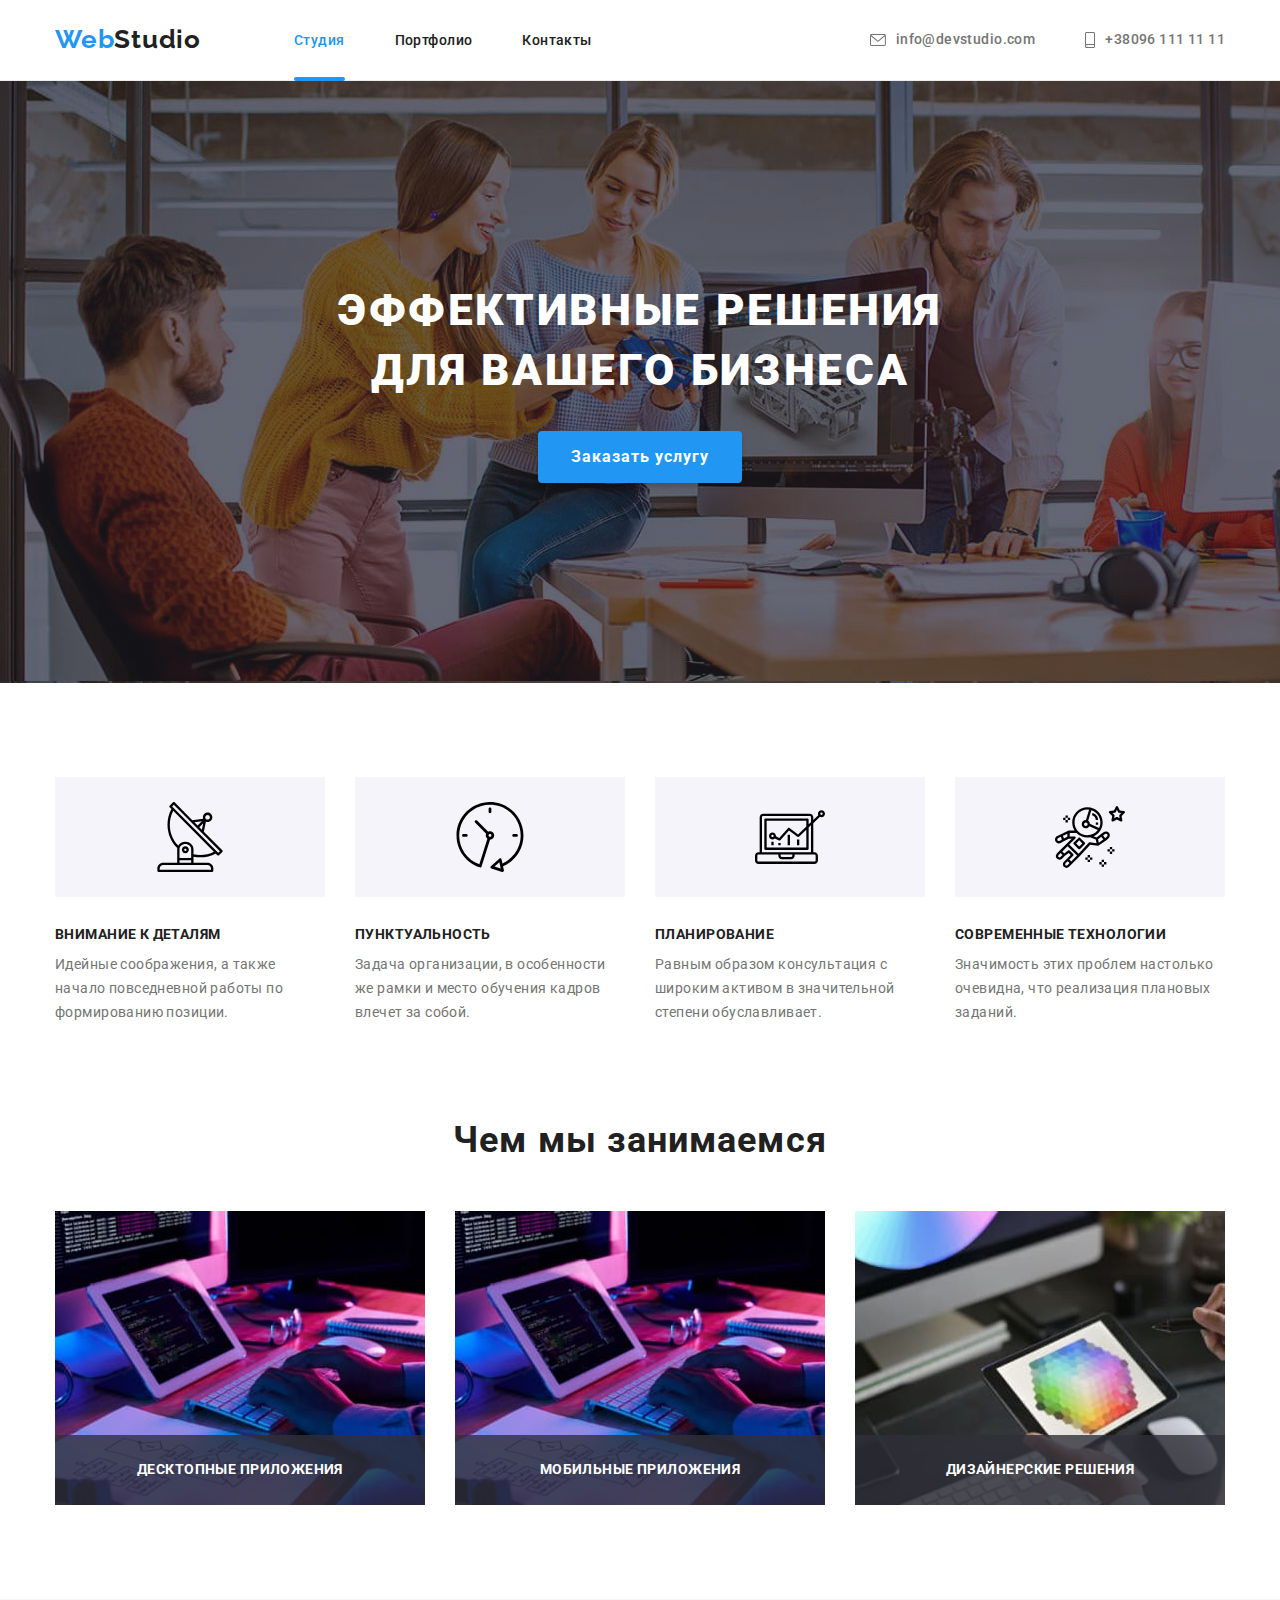
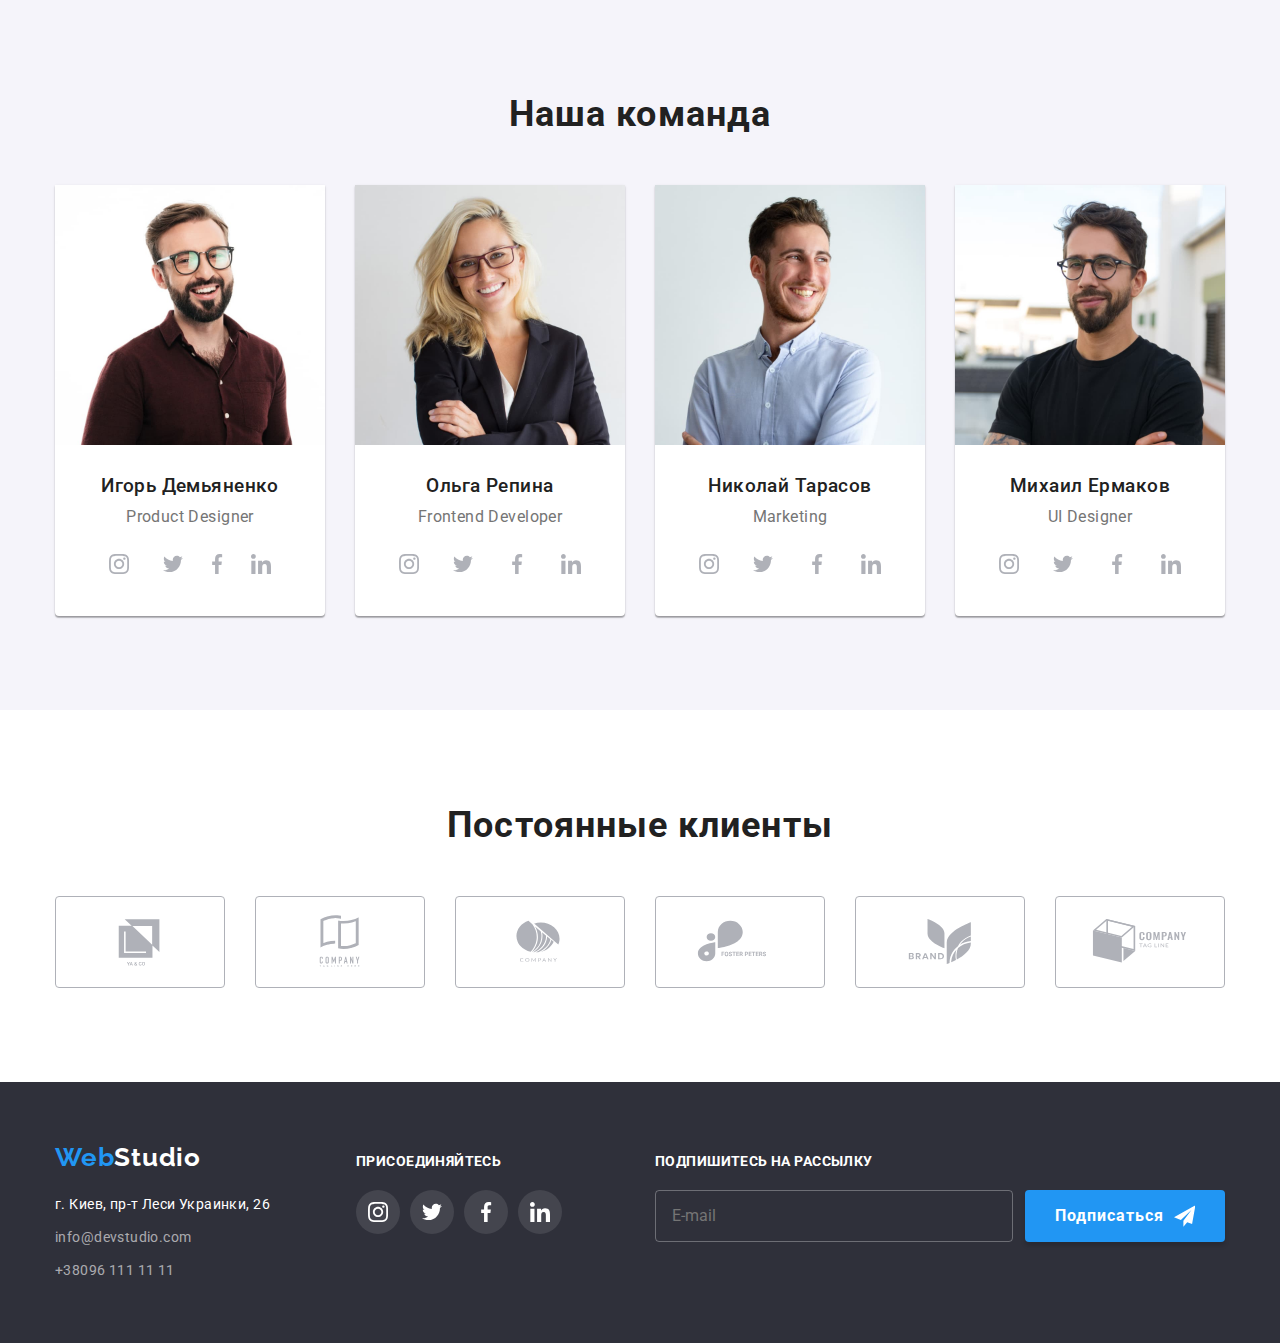
<file: index.html>
<!DOCTYPE html>
<html lang="ru">
  <head>
    <meta charset="UTF-8" />
    <meta http-equiv="X-UA-Compatible" content="IE=edge" />
    <meta name="viewport" content="width=device-width, initial-scale=1.0" />
    <title>Web Studio</title>
    <link
      href="https://fonts.googleapis.com/css2?family=Raleway:wght@700&family=Roboto:wght@400;500;700;900&display=swap"
      rel="stylesheet"
    />
    <link
      rel="stylesheet"
      href="https://cdnjs.cloudflare.com/ajax/libs/modern-normalize/1.1.0/modern-normalize.min.css"
    />
    <link rel="stylesheet" href="./css/main.min.css" />
  </head>
  <body>
    <header class="header">
      <div class="header__wrap">
        <nav class="nav">
          <a href="./index.html" class="logo"><span class="logo__accent">Web</span>Studio</a>
          <ul class="nav__list">
            <li class="nav__item">
              <a class="nav__link nav__link--current" href="./index.html">Студия</a>
            </li>
            <li class="nav__item">
              <a class="nav__link" href="./portfolio.html">Портфолио</a>
            </li>
            <li class="nav__item"><a class="nav__link" href="#">Контакты</a></li>
          </ul>
        </nav>
        <ul class="contacts">
          <li class="contacts__item">
            <a class="contacts__link" href="mailto:info@devstudio.com">
              <svg class="contacts__icon" width="16" height="12">
                <use href="./images/icons.svg#email"></use></svg
              >info@devstudio.com</a
            >
          </li>
          <li class="contacts__item">
            <a class="contacts__link" href="tel:+380961111111"
              ><svg class="contacts__icon" width="10" height="16">
                <use href="./images/icons.svg#phone"></use></svg
              >+38096 111 11 11</a
            >
          </li>
        </ul>
      </div>
    </header>
    <main>
      <section class="hero">
        <div class="hero__wrap">
          <h1 class="hero__title">
            Эффективные решения <br />
            для вашего бизнеса
          </h1>
          <button class="main-button" type="button" data-modal-open>Заказать услугу</button>
        </div>
      </section>
      <section class="features">
        <div class="features__wrap">
          <h2 class="features__title">Наши преимущества</h2>
          <ul class="features__list">
            <li class="features__item">
              <div class="features__thumb">
                <svg width="70" height="70">
                  <use href="./images/icons.svg#antenna"></use>
                </svg>
              </div>
              <h3 class="features__subtitle">Внимание к деталям</h3>
              <p class="features__text">
                Идейные соображения, а также начало повседневной работы по формированию позиции.
              </p>
            </li>
            <li class="features__item">
              <div class="features__thumb">
                <svg width="70" height="70">
                  <use href="./images/icons.svg#clock"></use>
                </svg>
              </div>
              <h3 class="features__subtitle">Пунктуальность</h3>
              <p class="features__text">
                Задача организации, в особенности же рамки и место обучения кадров влечет за собой.
              </p>
            </li>
            <li class="features__item">
              <div class="features__thumb">
                <svg width="70" height="70">
                  <use href="./images/icons.svg#diagram"></use>
                </svg>
              </div>
              <h3 class="features__subtitle">Планирование</h3>
              <p class="features__text">
                Равным образом консультация с широким активом в значительной степени обуславливает.
              </p>
            </li>
            <li class="features__item">
              <div class="features__thumb">
                <svg width="70" height="70">
                  <use href="./images/icons.svg#astronaut"></use>
                </svg>
              </div>
              <h3 class="features__subtitle">Современные технологии</h3>
              <p class="features__text">
                Значимость этих проблем настолько очевидна, что реализация плановых заданий.
              </p>
            </li>
          </ul>
        </div>
      </section>
      <section class="works">
        <div class="works__wrap">
          <h2 class="works__title">Чем мы занимаемся</h2>
          <ul class="works__list">
            <li class="works__item">
              <img
                class="works__thumb"
                src="./images/img-keyboard.jpg"
                alt="keyboard"
                width="370"
              />
              <h3 class="works__descr">Десктопные приложения</h3>
            </li>
            <li class="works__item">
              <img
                class="works__thumb"
                src="./images/img-keyboard.jpg"
                alt="keyboard"
                width="370"
              />
              <h3 class="works__descr">Мобильные приложения</h3>
            </li>
            <li class="works__item">
              <img class="works__thumb" src="./images/img-tablet.jpg" alt="tablet" width="370" />
              <h3 class="works__descr">Дизайнерские решения</h3>
            </li>
          </ul>
        </div>
      </section>
      <section class="team">
        <div class="team__wrap">
          <h2 class="team__title">Наша команда</h2>
          <ul class="team-members">
            <li class="team-members__card">
              <img
                class="team-members__thumb"
                src="./images/ilya.jpg"
                alt="Игорь Демьяненко"
                width="270"
              />
              <h3 class="team-members__title">Игорь Демьяненко</h3>
              <p class="team-members__text">Product Designer</p>
              <ul class="social-net">
                <li class="social-net__item">
                  <a class="social-net__link" href="#"
                    ><svg class="social-net__icon" width="20" height="20">
                      <use href="./images/icons.svg#instagram"></use></svg
                  ></a>
                </li>
                <li class="social-links__item">
                  <a class="social-net__link" href="#"
                    ><svg class="social-net__icon" width="20" height="20">
                      <use href="./images/icons.svg#twitter"></use></svg
                  ></a>
                </li>
                <li class="social-links__item">
                  <a class="social-net__link" href="#"
                    ><svg class="social-net__icon" width="20" height="20">
                      <use href="./images/icons.svg#facebook"></use></svg
                  ></a>
                </li>
                <li class="social-links__item">
                  <a class="social-net__link" href="#"
                    ><svg class="social-net__icon" width="20" height="20">
                      <use href="./images/icons.svg#linkedin"></use></svg
                  ></a>
                </li>
              </ul>
            </li>
            <li class="team-members__card">
              <img
                class="team-members__thumb"
                src="./images/olga.jpg"
                alt="Ольга Репина"
                width="270"
              />
              <h3 class="team-members__title">Ольга Репина</h3>
              <p class="team-members__text">Frontend Developer</p>
              <ul class="social-net">
                <li class="social-net__item">
                  <a class="social-net__link" href="#"
                    ><svg class="social-net__icon" width="20" height="20">
                      <use href="./images/icons.svg#instagram"></use></svg
                  ></a>
                </li>
                <li class="social-net__item">
                  <a class="social-net__link" href="#"
                    ><svg class="social-net__icon" width="20" height="20">
                      <use href="./images/icons.svg#twitter"></use></svg
                  ></a>
                </li>
                <li class="social-net__item">
                  <a class="social-net__link" href="#"
                    ><svg class="social-net__icon" width="20" height="20">
                      <use href="./images/icons.svg#facebook"></use></svg
                  ></a>
                </li>
                <li class="social-net__item">
                  <a class="social-net__link" href="#"
                    ><svg class="social-net__icon" width="20" height="20">
                      <use href="./images/icons.svg#linkedin"></use></svg
                  ></a>
                </li>
              </ul>
            </li>
            <li class="team-members__card">
              <img
                class="team-members__thumb"
                src="./images/nikolay.jpg"
                alt="Николай Тарасов"
                width="270"
              />
              <h3 class="team-members__title">Николай Тарасов</h3>
              <p class="team-members__text">Marketing</p>
              <ul class="social-net">
                <li class="social-net__item">
                  <a class="social-net__link" href="#"
                    ><svg class="social-net__icon" width="20" height="20">
                      <use href="./images/icons.svg#instagram"></use></svg
                  ></a>
                </li>
                <li class="social-net__item">
                  <a class="social-net__link" href="#"
                    ><svg class="social-net__icon" width="20" height="20">
                      <use href="./images/icons.svg#twitter"></use></svg
                  ></a>
                </li>
                <li class="social-net__item">
                  <a class="social-net__link" href="#"
                    ><svg class="social-net__icon" width="20" height="20">
                      <use href="./images/icons.svg#facebook"></use></svg
                  ></a>
                </li>
                <li class="social-net__item">
                  <a class="social-net__link" href="#"
                    ><svg class="social-net__icon" width="20" height="20">
                      <use href="./images/icons.svg#linkedin"></use></svg
                  ></a>
                </li>
              </ul>
            </li>
            <li class="team-members__card">
              <img
                class="team-members__thumb"
                src="./images/michael.jpg"
                alt="Михаил Ермаков"
                width="270"
              />
              <h3 class="team-members__title">Михаил Ермаков</h3>
              <p class="team-members__text">UI Designer</p>
              <ul class="social-net">
                <li class="social-net__item">
                  <a class="social-net__link" href="#"
                    ><svg class="social-net__icon" width="20" height="20">
                      <use href="./images/icons.svg#instagram"></use></svg
                  ></a>
                </li>
                <li class="social-net__item">
                  <a class="social-net__link" href="#"
                    ><svg class="social-net__icon" width="20" height="20">
                      <use href="./images/icons.svg#twitter"></use></svg
                  ></a>
                </li>
                <li class="social-net__item">
                  <a class="social-net__link" href="#"
                    ><svg class="social-net__icon" width="20" height="20">
                      <use href="./images/icons.svg#facebook"></use></svg
                  ></a>
                </li>
                <li class="social-net__item">
                  <a class="social-net__link" href="#"
                    ><svg class="social-net__icon" width="20" height="20">
                      <use href="./images/icons.svg#linkedin"></use></svg
                  ></a>
                </li>
              </ul>
            </li>
          </ul>
        </div>
      </section>
      <section class="customers">
        <div class="customers__wrap">
          <h2 class="customers__title">Постоянные клиенты</h2>
          <ul class="customers-list">
            <li class="customers-list__item">
              <a href="#" class="customers-list__link">
                <svg class="customers-list__icon" width="106" height="60">
                  <use href="./images/icons.svg#company-one"></use>
                </svg>
              </a>
            </li>
            <li class="customers-list__item">
              <a href="#" class="customers-list__link"
                ><svg class="customers-list__icon" width="106" height="60">
                  <use href="./images/icons.svg#company-two"></use></svg
              ></a>
            </li>
            <li class="customers-list__item">
              <a href="#" class="customers-list__link"
                ><svg class="customers-list__icon" width="106" height="60">
                  <use href="./images/icons.svg#company-three"></use></svg
              ></a>
            </li>
            <li class="customers-list__item">
              <a href="#" class="customers-list__link"
                ><svg class="customers-list__icon" width="106" height="60">
                  <use href="./images/icons.svg#company-four"></use></svg
              ></a>
            </li>
            <li class="customers-list__item">
              <a href="#" class="customers-list__link"
                ><svg class="customers-list__icon" width="106" height="60">
                  <use href="./images/icons.svg#company-five"></use></svg
              ></a>
            </li>
            <li class="customers-list__item">
              <a href="#" class="customers-list__link"
                ><svg class="customers-list__icon" width="106" height="60">
                  <use href="./images/icons.svg#company-six"></use></svg
              ></a>
            </li>
          </ul>
        </div>
      </section>
    </main>
    <footer class="footer">
      <div class="footer__wrap">
        <div class="info">
          <a href="./index.html" class="logo logo--footer"
            ><span class="logo__accent">Web</span>Studio</a
          >
          <address class="address">
            <ul class="address-list">
              <li class="address-list__item"><p>г. Киев, пр-т Леси Украинки, 26</p></li>
              <li class="address-list__item">
                <a class="address-list__link" href="mailto:info@devstudio.com"
                  >info@devstudio.com</a
                >
              </li>
              <li class="address-list__item">
                <a class="address-list__link" href="tel:+380961111111">+38096 111 11 11</a>
              </li>
            </ul>
          </address>
        </div>
        <div class="join">
          <p class="join__title">Присоединяйтесь</p>
          <ul class="social-net">
            <li class="social-net__item">
              <a class="social-net__link social-net__link--footer" href="#"
                ><svg class="social-net__icon social-net__icon--footer" width="20" height="20">
                  <use href="./images/icons.svg#instagram"></use></svg
              ></a>
            </li>
            <li class="social-net__item">
              <a class="social-net__link social-net__link--footer" href="#"
                ><svg class="social-net__icon social-net__icon--footer" width="20" height="20">
                  <use href="./images/icons.svg#twitter"></use></svg
              ></a>
            </li>
            <li class="social-net__item">
              <a class="social-net__link social-net__link--footer" href="#"
                ><svg class="social-net__icon social-net__icon--footer" width="20" height="20">
                  <use href="./images/icons.svg#facebook"></use></svg
              ></a>
            </li>
            <li class="social-net__item">
              <a class="social-net__link social-net__link--footer" href="#"
                ><svg class="social-net__icon social-net__icon--footer" width="20" height="20">
                  <use href="./images/icons.svg#linkedin"></use></svg
              ></a>
            </li>
          </ul>
        </div>
        <div class="subscribe">
          <b class="subscribe__title">Подпишитесь на рассылку</b>
          <form class="subsribe__form">
            <input
              class="subscribe__input"
              type="email"
              name="subscriber-email"
              placeholder="E-mail"
              required
            />
            <button class="main-button main-button--footer" type="submit">
              Подписаться
              <svg class="main-button__icon" width="24" height="24">
                <use href="./images/icons.svg#icon-send"></use>
              </svg>
            </button>
          </form>
        </div>
      </div>
    </footer>

    <div class="backdrop is-hidden" data-modal>
      <div class="modal">
        <button class="modal__close-btn" type="button" data-modal-close>
          <svg class="modal__close-btn-icon" width="18px" height="18px">
            <use href="./images/icons.svg#close-btn"></use>
          </svg>
        </button>
        <div class="modal__wrap">
          <b class="modal__title">Оставьте свои данные, мы вам перезвоним</b>
          <form class="modal-form">
            <div class="modal-form__field">
              <label for="name" class="modal-form__label">Имя</label>
              <input
                type="text"
                minlength="2"
                class="modal-form__input"
                id="name"
                placeholder=" "
                required
                autofocus
              />
              <svg class="modal-form__icon" width="18" height="18">
                <use href="./images/icons.svg#person-modal"></use>
              </svg>
            </div>
            <div class="modal-form__field">
              <label for="phone" class="modal-form__label">Телефон</label>
              <input
                type="tel"
                pattern="\+?[0-9\s\-\(\)]+"
                class="modal-form__input"
                id="phone"
                placeholder=" "
                required
              />
              <svg class="modal-form__icon" width="18" height="18">
                <use href="./images/icons.svg#phone-modal"></use>
              </svg>
            </div>
            <div class="modal-form__field">
              <label for="email" class="modal-form__label">Почта</label>
              <input type="email" class="modal-form__input" id="email" placeholder=" " required />
              <svg class="modal-form__icon" width="18" height="18">
                <use href="./images/icons.svg#email-modal"></use>
              </svg>
            </div>
            <div class="modal-form__field">
              <label for="comment" class="modal-form__label">Комментарий</label>
              <textarea
                type="text"
                class="modal-form__input modal-form__input--textarea"
                id="comment"
                placeholder="Введите текст"
              ></textarea>
            </div>
            <div class="checkbox">
              <label class="checkbox__label">
                <input type="checkbox" class="checkbox__input" required />Соглашаюсь с рассылкой и
                принимаю&nbsp
                <a href="#" class="checkbox__link">Условия договора</a>
                <span class="checkbox--no-checked"></span>
                <span class="checkbox--checked">
                  <svg class="checkbox__icon" width="16" height="15">
                    <use href="./images/icons.svg#checkbox"></use></svg></span
              ></label>
            </div>
            <button type="submit" class="main-button main-button--form">Отправить</button>
          </form>
        </div>
      </div>
    </div>

    <script src="./js/modal.js"></script>
  </body>
</html>
</file>
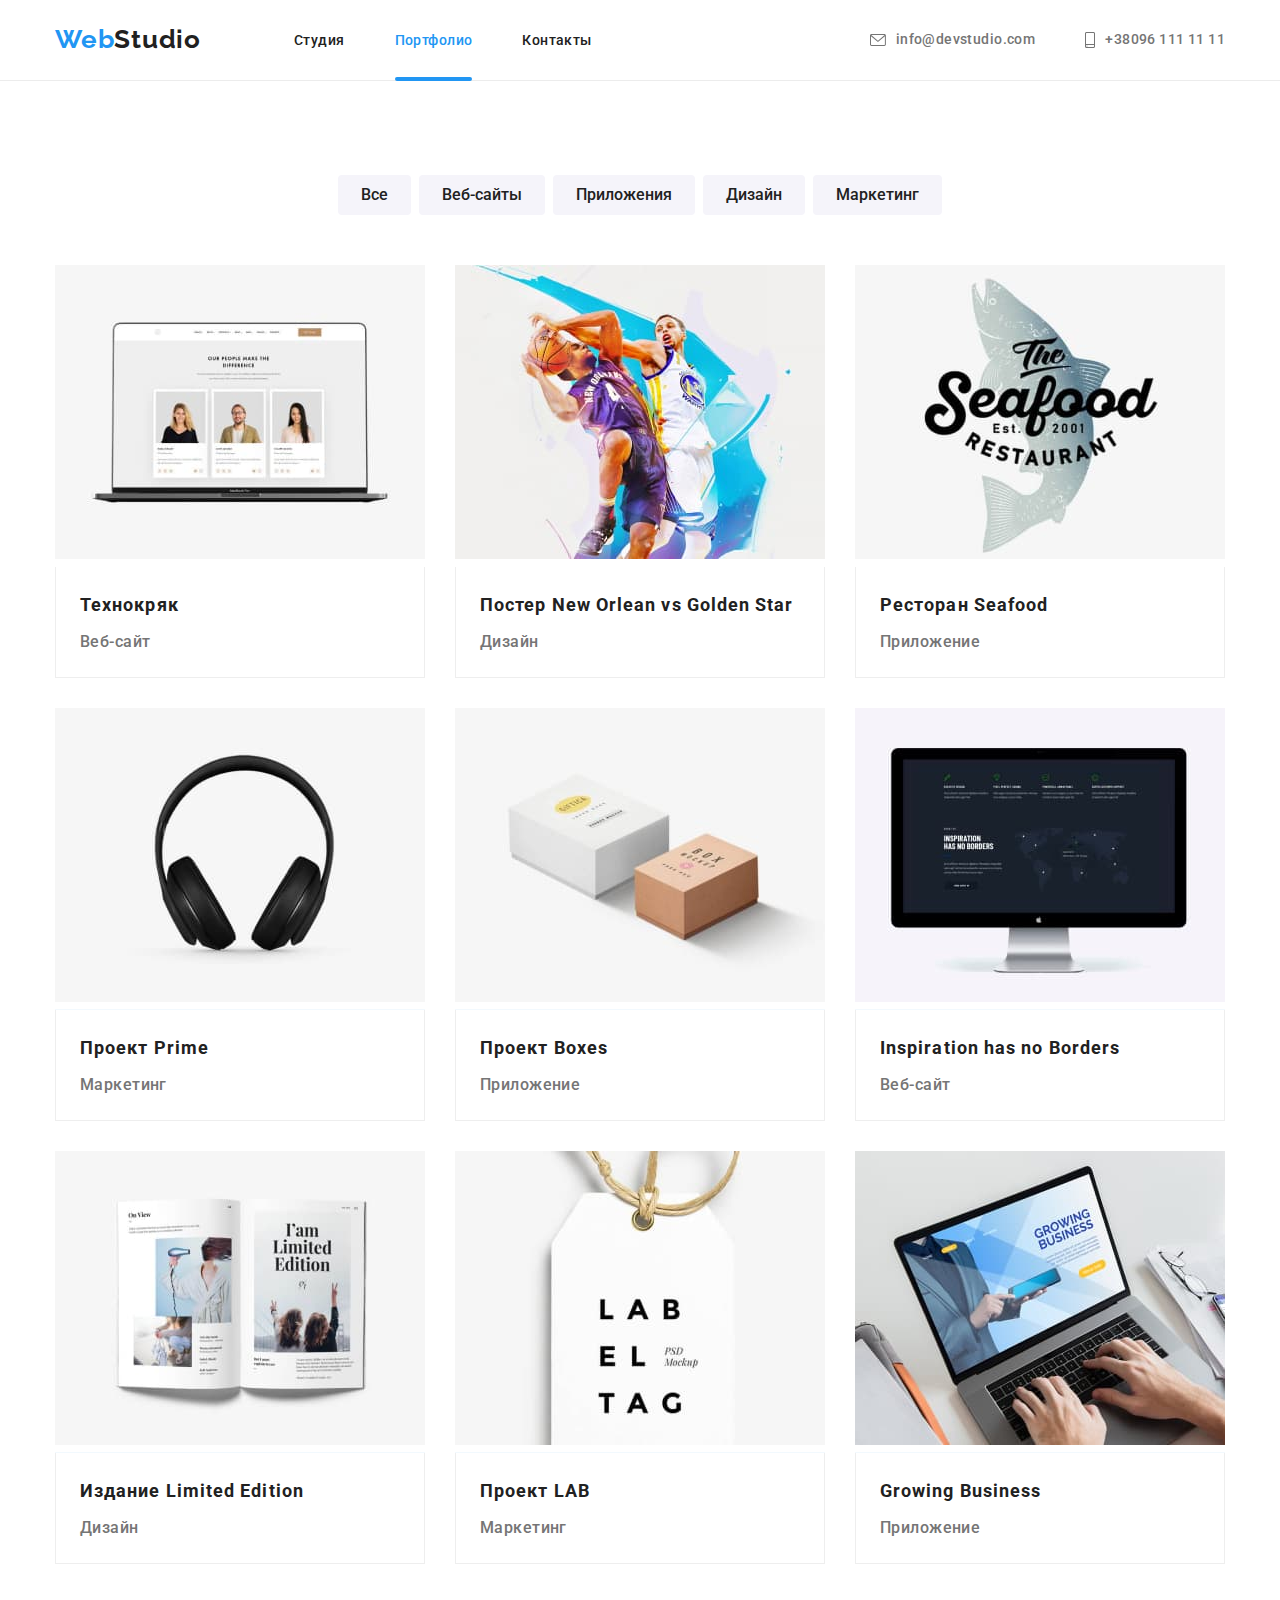
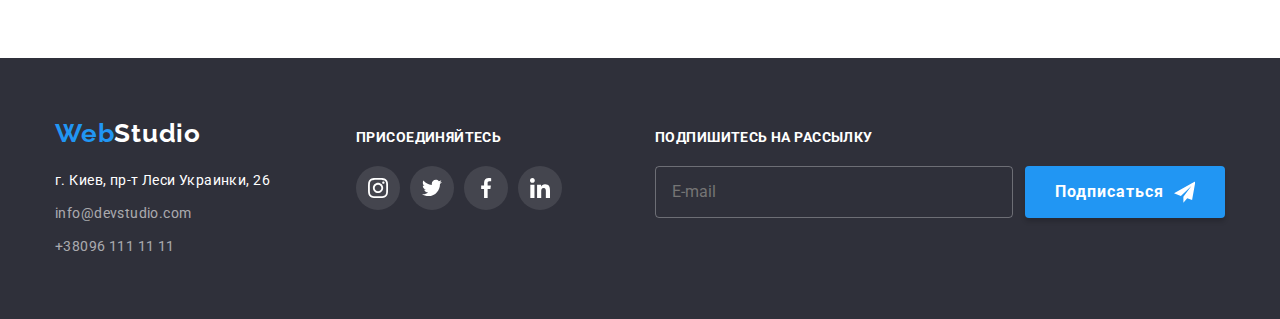
<file: portfolio.html>
<!DOCTYPE html>
<html lang="ru">
  <head>
    <meta charset="UTF-8" />
    <meta http-equiv="X-UA-Compatible" content="IE=edge" />
    <meta name="viewport" content="width=device-width, initial-scale=1.0" />
    <title>Web Studio</title>
    <link
      href="https://fonts.googleapis.com/css2?family=Raleway:wght@700&family=Roboto:wght@400;500;700;900&display=swap"
      rel="stylesheet"
    />
    <link
      rel="stylesheet"
      href="https://cdnjs.cloudflare.com/ajax/libs/modern-normalize/1.1.0/modern-normalize.min.css"
    />
    <link rel="stylesheet" href="./css/main.min.css" />
  </head>
  <body>
    <header class="header">
      <div class="header__wrap">
        <nav class="nav">
          <a href="./index.html" class="logo"><span class="logo__accent">Web</span>Studio</a>
          <ul class="nav__list">
            <li class="nav__item">
              <a class="nav__link" href="./index.html">Студия</a>
            </li>
            <li class="nav__item">
              <a class="nav__link nav__link--current" href="./portfolio.html">Портфолио</a>
            </li>
            <li class="nav__item"><a class="nav__link" href="#">Контакты</a></li>
          </ul>
        </nav>
        <ul class="contacts">
          <li class="contacts__item">
            <a class="contacts__link" href="mailto:info@devstudio.com">
              <svg class="contacts__icon" width="16" height="12">
                <use href="./images/icons.svg#email"></use></svg
              >info@devstudio.com</a
            >
          </li>
          <li class="contacts__item">
            <a class="contacts__link" href="tel:+380961111111"
              ><svg class="contacts__icon" width="10" height="16">
                <use href="./images/icons.svg#phone"></use></svg
              >+38096 111 11 11</a
            >
          </li>
        </ul>
      </div>
    </header>
    <main>
      <section class="portfolio">
        <div class="portfolio__wrap">
          <h1 class="portfolio__title">Портфолио</h1>
          <ul class="portfolio-buttons">
            <li class="portfolio-buttons__item">
              <button class="portfolio-buttons__link" type="button">Все</button>
            </li>
            <li class="portfolio-buttons__item">
              <button class="portfolio-buttons__link" type="button">Веб-сайты</button>
            </li>
            <li class="portfolio-buttons__item">
              <button class="portfolio-buttons__link" type="button">Приложения</button>
            </li>
            <li class="portfolio-buttons__item">
              <button class="portfolio-buttons__link" type="button">Дизайн</button>
            </li>
            <li class="portfolio-buttons__item">
              <button class="portfolio-buttons__link" type="button">Маркетинг</button>
            </li>
          </ul>
          <ul class="portfolio-gallery">
            <li class="portfolio-gallery__item">
              <a href="#" class="portfolio-gallery__link">
                <div class="portfolio-gallery__overlay">
                  <p class="portfolio-gallery__text">
                    Ресурс предлагает комплексные предложения с разным уровнем функционала и
                    сервисов. Все это позволит посетителю получить исчерпывающие сведения о компании
                    или частном лице.
                  </p>
                  <img
                    class="portfolio-gallery__img"
                    src="./images/technocrack.jpg"
                    alt="Веб-сайт"
                    width="370"
                  />
                </div>

                <div class="portfolio-gallery__descr">
                  <h2 class="portfolio-gallery__name">Технокряк</h2>
                  <p class="portfolio-gallery__type">Веб-сайт</p>
                </div></a
              >
            </li>
            <li class="portfolio-gallery__item">
              <a href="#" class="portfolio-gallery__link">
                <div class="portfolio-gallery__overlay">
                  <p class="portfolio-gallery__text">
                    Ресурс предлагает комплексные предложения с разным уровнем функционала и
                    сервисов. Все это позволит посетителю получить исчерпывающие сведения о компании
                    или частном лице.
                  </p>
                  <img
                    class="portfolio-gallery__img"
                    src="./images/basketball.jpg"
                    alt="New Orlean vs Golden Star"
                    width="370"
                  />
                </div>

                <div class="portfolio-gallery__descr">
                  <h2 class="portfolio-gallery__name">Постер New Orlean vs Golden Star</h2>
                  <p class="portfolio-gallery__type">Дизайн</p>
                </div></a
              >
            </li>
            <li class="portfolio-gallery__item">
              <a href="#" class="portfolio-gallery__link">
                <div class="portfolio-gallery__overlay">
                  <p class="portfolio-gallery__text">
                    Ресурс предлагает комплексные предложения с разным уровнем функционала и
                    сервисов. Все это позволит посетителю получить исчерпывающие сведения о компании
                    или частном лице.
                  </p>
                  <img
                    class="portfolio-gallery__img"
                    src="./images/seafood.jpg"
                    alt="Seafood"
                    width="370"
                  />
                </div>

                <div class="portfolio-gallery__descr">
                  <h2 class="portfolio-gallery__name">Ресторан Seafood</h2>
                  <p class="portfolio-gallery__type">Приложение</p>
                </div></a
              >
            </li>
            <li class="portfolio-gallery__item">
              <a href="#" class="portfolio-gallery__link">
                <div class="portfolio-gallery__overlay">
                  <p class="portfolio-gallery__text">
                    Ресурс предлагает комплексные предложения с разным уровнем функционала и
                    сервисов. Все это позволит посетителю получить исчерпывающие сведения о компании
                    или частном лице.
                  </p>
                  <img
                    class="portfolio-gallery__img"
                    src="./images/prime.jpg"
                    alt="Headphones"
                    width="370"
                  />
                </div>

                <div class="portfolio-gallery__descr">
                  <h2 class="portfolio-gallery__name">Проект Prime</h2>
                  <p class="portfolio-gallery__type">Маркетинг</p>
                </div></a
              >
            </li>
            <li class="portfolio-gallery__item">
              <a href="#" class="portfolio-gallery__link">
                <div class="portfolio-gallery__overlay">
                  <p class="portfolio-gallery__text">
                    Ресурс предлагает комплексные предложения с разным уровнем функционала и
                    сервисов. Все это позволит посетителю получить исчерпывающие сведения о компании
                    или частном лице.
                  </p>
                  <img
                    class="portfolio-gallery__img"
                    src="./images/boxes.jpg"
                    alt="Boxes"
                    width="370"
                  />
                </div>

                <div class="portfolio-gallery__descr">
                  <h2 class="portfolio-gallery__name">Проект Boxes</h2>
                  <p class="portfolio-gallery__type">Приложение</p>
                </div></a
              >
            </li>
            <li class="portfolio-gallery__item">
              <a href="#" class="portfolio-gallery__link">
                <div class="portfolio-gallery__overlay">
                  <p class="portfolio-gallery__text">
                    Ресурс предлагает комплексные предложения с разным уровнем функционала и
                    сервисов. Все это позволит посетителю получить исчерпывающие сведения о компании
                    или частном лице.
                  </p>
                  <img
                    class="portfolio-gallery__img"
                    src="./images/inspiration.jpg"
                    alt="Display"
                    width="370"
                  />
                </div>

                <div class="portfolio-gallery__descr">
                  <h2 class="portfolio-gallery__name">Inspiration has no Borders</h2>
                  <p class="portfolio-gallery__type">Веб-сайт</p>
                </div></a
              >
            </li>
            <li class="portfolio-gallery__item">
              <a href="#" class="portfolio-gallery__link">
                <div class="portfolio-gallery__overlay">
                  <p class="portfolio-gallery__text">
                    Ресурс предлагает комплексные предложения с разным уровнем функционала и
                    сервисов. Все это позволит посетителю получить исчерпывающие сведения о компании
                    или частном лице.
                  </p>
                  <img
                    class="portfolio-gallery__img"
                    src="./images/limited-ed.jpg"
                    alt="Magazine"
                    width="370"
                  />
                </div>

                <div class="portfolio-gallery__descr">
                  <h2 class="portfolio-gallery__name">Издание Limited Edition</h2>
                  <p class="portfolio-gallery__type">Дизайн</p>
                </div></a
              >
            </li>
            <li class="portfolio-gallery__item">
              <a href="#" class="portfolio-gallery__link">
                <div class="portfolio-gallery__overlay">
                  <p class="portfolio-gallery__text">
                    Ресурс предлагает комплексные предложения с разным уровнем функционала и
                    сервисов. Все это позволит посетителю получить исчерпывающие сведения о компании
                    или частном лице.
                  </p>
                  <img
                    class="portfolio-gallery__img"
                    src="./images/projectlab.jpg"
                    alt="Label"
                    width="370"
                  />
                </div>

                <div class="portfolio-gallery__descr">
                  <h2 class="portfolio-gallery__name">Проект LAB</h2>
                  <p class="portfolio-gallery__type">Маркетинг</p>
                </div></a
              >
            </li>
            <li class="portfolio-gallery__item">
              <a href="#" class="portfolio-gallery__link">
                <div class="portfolio-gallery__overlay">
                  <p class="portfolio-gallery__text">
                    Ресурс предлагает комплексные предложения с разным уровнем функционала и
                    сервисов. Все это позволит посетителю получить исчерпывающие сведения о компании
                    или частном лице.
                  </p>
                  <img
                    class="portfolio-gallery__img"
                    src="./images/growing.jpg"
                    alt="Laptop"
                    width="370"
                  />
                </div>

                <div class="portfolio-gallery__descr">
                  <h2 class="portfolio-gallery__name">Growing Business</h2>
                  <p class="portfolio-gallery__type">Приложение</p>
                </div></a
              >
            </li>
          </ul>
        </div>
      </section>
    </main>
    <footer class="footer">
      <div class="footer__wrap">
        <div class="info">
          <a href="./index.html" class="logo logo--footer"
            ><span class="logo__accent">Web</span>Studio</a
          >
          <address class="address">
            <ul class="address-list">
              <li class="address-list__item"><p>г. Киев, пр-т Леси Украинки, 26</p></li>
              <li class="address-list__item">
                <a class="address-list__link" href="mailto:info@devstudio.com"
                  >info@devstudio.com</a
                >
              </li>
              <li class="address-list__item">
                <a class="address-list__link" href="tel:+380961111111">+38096 111 11 11</a>
              </li>
            </ul>
          </address>
        </div>
        <div class="join">
          <p class="join__title">Присоединяйтесь</p>
          <ul class="social-net">
            <li class="social-net__item">
              <a class="social-net__link social-net__link--footer" href="#"
                ><svg class="social-net__icon social-net__icon--footer" width="20" height="20">
                  <use href="./images/icons.svg#instagram"></use></svg
              ></a>
            </li>
            <li class="social-net__item">
              <a class="social-net__link social-net__link--footer" href="#"
                ><svg class="social-net__icon social-net__icon--footer" width="20" height="20">
                  <use href="./images/icons.svg#twitter"></use></svg
              ></a>
            </li>
            <li class="social-net__item">
              <a class="social-net__link social-net__link--footer" href="#"
                ><svg class="social-net__icon social-net__icon--footer" width="20" height="20">
                  <use href="./images/icons.svg#facebook"></use></svg
              ></a>
            </li>
            <li class="social-net__item">
              <a class="social-net__link social-net__link--footer" href="#"
                ><svg class="social-net__icon social-net__icon--footer" width="20" height="20">
                  <use href="./images/icons.svg#linkedin"></use></svg
              ></a>
            </li>
          </ul>
        </div>
        <div class="subscribe">
          <b class="subscribe__title">Подпишитесь на рассылку</b>
          <form class="subsribe__form">
            <input
              class="subscribe__input"
              type="email"
              name="subscriber-email"
              placeholder="E-mail"
              required
            />
            <button class="main-button main-button--footer" type="submit">
              Подписаться
              <svg class="main-button__icon" width="24" height="24">
                <use href="./images/icons.svg#icon-send"></use>
              </svg>
            </button>
          </form>
        </div>
      </div>
    </footer>
  </body>
</html>
</file>
<file: css/main.min.css>
:root{--primary-color: #ffffff;--accent-color: #2196f3;--secondary-bg-color: #2f303a;--accent-bg-color: #f5f4fa;--primary-text-color: #212121;--secondary-text-color: #757575;--social-net-color: #afb1b8;--opacity-adress-color: rgba(255, 255, 255, 0.6);--hero-bg-opacity: rgba(47, 48, 58, 0.4);--modal-opacity-bg: rgba(0, 0, 0, 0.2);--works-descr-bg-color: rgba(47, 48, 58, 0.8);--portf-thumb-bg-color: rgba(33, 150, 243, 0.9);--footer-icon-bg: rgba(255, 255, 255, 0.1);--border-color: #eeeeee;--border-color-header: #ececec;--border-input-focus: 1px solid #2196f3;--border-close-btn: rgba(0, 0, 0, 0.1);--border-input: 1px solid rgba(255, 255, 255, 0.3);--border-input-modal: 1px solid rgba(33, 33, 33, 0.2);--button-hover: #188ce8;--box-shodow-first: rgba(0, 0, 0, 0.12);--box-shodow-second: rgba(0, 0, 0, 0.14);--box-shodow-third: rgba(0, 0, 0, 0.2);--box-shodow-fourth: rgba(0, 0, 0, 0.08);--box-shodow-fifth: rgba(0, 0, 0, 0.1);--box-shadow-btn: 0px 4px 4px rgba(0, 0, 0, 0.15);--cubic-bezier: cubic-bezier(0.4, 0, 0.2, 1);--placeholder-text: rgba(117, 117, 117, 0.5)}h1,h2,h3,h4,h5,h6,p,ul{margin:0}.portfolio,.customers,.team,.works,.features{padding-top:94px;padding-bottom:94px}.portfolio__wrap,.footer__wrap,.customers__wrap,.team__wrap,.works__wrap,.features__wrap,.hero__wrap,.header__wrap{width:1200px;padding:0 15px;margin:0 auto}.contacts__link,.nav,.footer__wrap,.header__wrap{display:-webkit-box;display:-ms-flexbox;display:flex;-webkit-box-align:center;-ms-flex-align:center;align-items:center}.team-members__thumb,.works__thumb{display:block}.modal-form__input,.subscribe__input{outline:none}.portfolio-gallery,.portfolio-buttons,.address-list,.customers-list,.social-net,.team-members,.contacts,.nav__list,.works__list,.features__list{padding:0;margin:0;letter-spacing:inherit;list-style:none}.portfolio-gallery__link,.address-list__link,.social-net__link,.contacts__link,.nav__link{font-weight:500;text-decoration:none;color:var(--primary-text-color)}.portfolio__title,.customers__title,.team__title,.works__title{font-weight:700;font-size:36px;line-height:1.17;text-align:center;letter-spacing:.03em;color:var(--primary-text-color)}.subscribe__title,.join__title,.works__descr,.features__subtitle{display:block;font-weight:700;font-size:14px;line-height:1.14;text-transform:uppercase}.portfolio__title,.features__title{position:absolute;width:1px;height:1px;margin:-1px;border:0;padding:0;white-space:nowrap;-webkit-clip-path:inset(100%);clip-path:inset(100%);clip:rect(0 0 0 0);overflow:hidden}body{font-family:"Roboto",sans-serif;font-weight:400;font-size:14px;line-height:1.71;letter-spacing:.03em;background-color:var(--primary-color);color:var(--primary-text-color)}.header{border-bottom:1px solid var(--border-color-header)}.hero{max-width:1600px;padding:200px 0;margin:0 auto;text-align:center;background-color:var(--secondary-bg-color);background-image:-webkit-gradient(linear, left top, right top, from(var(--hero-bg-opacity)), to(var(--hero-bg-opacity))),url(../images/bg-hero.jpg);background-image:linear-gradient(to right, var(--hero-bg-opacity), var(--hero-bg-opacity)),url(../images/bg-hero.jpg)}.hero__title{margin-bottom:30px;font-weight:900;font-size:44px;line-height:1.36;letter-spacing:.06em;text-transform:uppercase;color:var(--primary-color)}.features__list{display:-webkit-box;display:-ms-flexbox;display:flex;-ms-flex-wrap:wrap;flex-wrap:wrap}.features__item{width:270px;margin-right:30px;margin-bottom:30px}.features__item:nth-child(4n){margin-right:0}.features__item:nth-last-child(-n+4){margin-bottom:0}.features__thumb{display:-webkit-box;display:-ms-flexbox;display:flex;-webkit-box-align:center;-ms-flex-align:center;align-items:center;-webkit-box-pack:center;-ms-flex-pack:center;justify-content:center;height:120px;margin-bottom:30px;background-color:var(--accent-bg-color)}.features__subtitle{margin-bottom:10px}.features__text{color:var(--secondary-text-color)}.works{padding-top:0}.works__title{margin-bottom:50px}.works__list{display:-webkit-box;display:-ms-flexbox;display:flex;-ms-flex-wrap:wrap;flex-wrap:wrap}.works__item{position:relative;margin-right:30px;margin-bottom:30px;overflow:hidden}.works__item:hover{-webkit-box-shadow:0px 3px 5px var(--box-shodow-first),0px 3px 3px var(--box-shodow-second),0px 4px 3px var(--box-shodow-third);box-shadow:0px 3px 5px var(--box-shodow-first),0px 3px 3px var(--box-shodow-second),0px 4px 3px var(--box-shodow-third);-webkit-transition:250ms var(--cubic-bezier);transition:250ms var(--cubic-bezier)}.works__item:nth-child(3n){margin-right:0}.works__item:nth-last-child(-n+3){margin-bottom:0}.works__descr{display:-webkit-box;display:-ms-flexbox;display:flex;-webkit-box-pack:center;-ms-flex-pack:center;justify-content:center;-webkit-box-align:center;-ms-flex-align:center;align-items:center;position:absolute;left:0;bottom:0;width:100%;height:70px;color:var(--primary-color);background-color:var(--works-descr-bg-color)}.team{background-color:var(--accent-bg-color)}.team__title{margin-bottom:50px}.customers__title{margin-bottom:50px}.footer{padding-top:60px;padding-bottom:60px;background-color:var(--secondary-bg-color);color:var(--primary-color)}.footer__wrap{-webkit-box-align:baseline;-ms-flex-align:baseline;align-items:baseline}.main-button{min-width:200px;padding:10px 32px;border-radius:4px;border:1px solid rgba(0,0,0,0);font-weight:700;font-size:16px;line-height:1.88;letter-spacing:.06em;cursor:pointer;background-color:var(--accent-color);color:var(--primary-color);-webkit-box-shadow:var(--box-shadow-btn);box-shadow:var(--box-shadow-btn);-webkit-transition:background-color 250ms var(--cubic-bezier);transition:background-color 250ms var(--cubic-bezier)}.main-button:hover,.main-button:focus{background-color:var(--button-hover)}.main-button--footer{display:-webkit-box;display:-ms-flexbox;display:flex;-webkit-box-align:center;-ms-flex-align:center;align-items:center;width:200px;padding:0 29px}.main-button__icon{margin-left:10px;fill:var(--primary-color)}.logo{display:block;font-family:"Raleway";font-weight:700;font-size:26px;line-height:1.2;letter-spacing:.03em;color:var(--primary-text-color);text-decoration:none}.logo__accent{color:var(--accent-color)}.logo--footer{margin-bottom:20px;color:var(--primary-color)}.nav__list{display:-webkit-box;display:-ms-flexbox;display:flex;margin-left:93px}.nav__item{position:relative}.nav__item:not(:last-child){margin-right:50px}.nav__link{display:block;padding-top:32px;padding-bottom:32px;line-height:1.15}.nav__link:hover,.nav__link:focus{color:var(--accent-color);-webkit-transition:color 250ms var(--cubic-bezier);transition:color 250ms var(--cubic-bezier)}.nav__link--current{color:var(--accent-color)}.nav__link--current::after{position:absolute;left:0;bottom:-1px;display:block;content:"";width:100%;height:4px;border-radius:2px;background-color:var(--accent-color)}.contacts{display:-webkit-box;display:-ms-flexbox;display:flex;margin-left:auto}.contacts__item:not(:last-child){margin-right:50px}.contacts__link{color:var(--secondary-text-color)}.contacts__link:hover,.contacts__link:focus{color:var(--accent-color);-webkit-transition:color 250ms var(--cubic-bezier);transition:color 250ms var(--cubic-bezier)}.contacts__icon{fill:currentColor;margin-right:10px}.team-members{display:-webkit-box;display:-ms-flexbox;display:flex;-ms-flex-wrap:wrap;flex-wrap:wrap}.team-members__card{margin-right:30px;margin-bottom:30px;font-size:16px;line-height:1.19;text-align:center;border-bottom-left-radius:4px;border-bottom-right-radius:4px;-webkit-box-shadow:0px 1px 3px var(--box-shodow-first),0px 1px 1px var(--box-shodow-second),0px 2px 1px var(--box-shodow-third);box-shadow:0px 1px 3px var(--box-shodow-first),0px 1px 1px var(--box-shodow-second),0px 2px 1px var(--box-shodow-third);background-color:var(--primary-color)}.team-members__card:nth-child(4n){margin-right:0}.team-members__card:nth-last-child(-n+4){margin-bottom:0}.team-members__thumb{margin-bottom:30px}.team-members__title{margin-bottom:10px;font-weight:500}.team-members__text{margin-bottom:16px;color:var(--secondary-text-color)}.social-net{display:-webkit-box;display:-ms-flexbox;display:flex;-webkit-box-pack:center;-ms-flex-pack:center;justify-content:center;padding:0;margin-bottom:30px}.social-net__item:not(:last-child){margin-right:10px}.social-net__link{display:-webkit-box;display:-ms-flexbox;display:flex;-webkit-box-pack:center;-ms-flex-pack:center;justify-content:center;-webkit-box-align:center;-ms-flex-align:center;align-items:center;width:44px;height:44px;border-radius:50%;-webkit-transition:background-color 250ms var(--cubic-bezier);transition:background-color 250ms var(--cubic-bezier)}.social-net__link:hover,.social-net__link:active{background-color:var(--accent-color)}.social-net__link:hover .social-net__icon,.social-net__link:active .social-net__icon{fill:var(--primary-color)}.social-net__link--footer{background-color:var(--footer-icon-bg)}.social-net__icon{fill:var(--social-net-color);-webkit-transition:fill 250ms var(--cubic-bezier);transition:fill 250ms var(--cubic-bezier)}.social-net__icon--footer{fill:var(--primary-color)}.customers-list{display:-webkit-inline-box;display:-ms-inline-flexbox;display:inline-flex}.customers-list__item{width:170px;height:92px}.customers-list__item:not(:last-child){margin-right:30px}.customers-list__link{display:-webkit-box;display:-ms-flexbox;display:flex;-webkit-box-pack:center;-ms-flex-pack:center;justify-content:center;-webkit-box-align:center;-ms-flex-align:center;align-items:center;width:100%;height:100%;border:1px solid var(--social-net-color);border-radius:4px}.customers-list__link:hover,.customers-list__link:active{border-color:var(--accent-color);-webkit-transition:border-color 250ms var(--cubic-bezier);transition:border-color 250ms var(--cubic-bezier)}.customers-list__link:hover .customers-list__icon,.customers-list__link:active .customers-list__icon{fill:var(--accent-color);-webkit-transition:fill 250ms var(--cubic-bezier);transition:fill 250ms var(--cubic-bezier)}.customers-list__icon{fill:var(--social-net-color)}.address-list__item{font-style:normal}.address-list__item:not(:last-child){margin-bottom:9px}.address-list__link{font-weight:normal;color:var(--opacity-adress-color)}.address-list__link:hover{color:var(--accent-color);-webkit-transition:color 250ms var(--cubic-bezier);transition:color 250ms var(--cubic-bezier)}.info{margin-right:86px}.join{margin-right:auto}.join__title{margin-bottom:20px;color:var(--primary-color)}.soc-list-footer .link:hover .footer-icon,.soc-list-footer .link:focus .footer-icon{background-color:var(--accent-color);-webkit-transition:background-color 250ms var(--cubic-bezier);transition:background-color 250ms var(--cubic-bezier)}.subscribe__title{margin-bottom:20px}.subsribe__form{display:-webkit-box;display:-ms-flexbox;display:flex}.subscribe__input{width:358px;margin-right:12px;padding:15px 16px;border-radius:4px;border:var(--border-input);font-size:16px;line-height:1.25;color:var(--primary-color);background-color:rgba(0,0,0,0)}.portfolio-buttons{display:-webkit-box;display:-ms-flexbox;display:flex;-webkit-box-pack:center;-ms-flex-pack:center;justify-content:center;margin-bottom:50px}.portfolio-buttons__item:not(:last-child){margin-right:8px}.portfolio-buttons__link{border-radius:4px;padding:6px 22px;background-color:var(--accent-bg-color);color:var(--primary-text-color);border:1px solid rgba(0,0,0,0);font-weight:500;font-size:16px;line-height:1.62;cursor:pointer;background-color:var(--accent-bg-color)}.portfolio-buttons__link:hover,.portfolio-buttons__link:focus{background-color:var(--accent-color);color:var(--primary-color);-webkit-box-shadow:0px 3px 1px var(--box-shodow-fifth),0px 1px 2px var(--box-shodow-fourth),0px 2px 2px var(--box-shodow-first);box-shadow:0px 3px 1px var(--box-shodow-fifth),0px 1px 2px var(--box-shodow-fourth),0px 2px 2px var(--box-shodow-first);-webkit-transition:background-color 250ms var(--cubic-bezier),color 250ms var(--cubic-bezier),-webkit-box-shadow 250ms var(--cubic-bezier);transition:background-color 250ms var(--cubic-bezier),color 250ms var(--cubic-bezier),-webkit-box-shadow 250ms var(--cubic-bezier);transition:background-color 250ms var(--cubic-bezier),color 250ms var(--cubic-bezier),box-shadow 250ms var(--cubic-bezier);transition:background-color 250ms var(--cubic-bezier),color 250ms var(--cubic-bezier),box-shadow 250ms var(--cubic-bezier),-webkit-box-shadow 250ms var(--cubic-bezier)}.portfolio-gallery{display:-webkit-box;display:-ms-flexbox;display:flex;-ms-flex-wrap:wrap;flex-wrap:wrap}.portfolio-gallery__item{position:relative;margin-right:30px;margin-bottom:30px}.portfolio-gallery__item:nth-child(3n){margin-right:0}.portfolio-gallery__item:nth-last-child(-n+3){margin-bottom:0}.portfolio-gallery__item:hover{-webkit-box-shadow:0px 3px 5px var(--box-shodow-first),0px 3px 3px var(--box-shodow-second),0px 4px 3px var(--box-shodow-third);box-shadow:0px 3px 5px var(--box-shodow-first),0px 3px 3px var(--box-shodow-second),0px 4px 3px var(--box-shodow-third);-webkit-transition:-webkit-box-shadow 250ms var(--cubic-bezier);transition:-webkit-box-shadow 250ms var(--cubic-bezier);transition:box-shadow 250ms var(--cubic-bezier);transition:box-shadow 250ms var(--cubic-bezier), -webkit-box-shadow 250ms var(--cubic-bezier)}.portfolio-gallery__item:hover .portfolio-gallery__text{-webkit-transform:translateY(0);transform:translateY(0);-webkit-transition:-webkit-transform 250ms var(--cubic-bezier);transition:-webkit-transform 250ms var(--cubic-bezier);transition:transform 250ms var(--cubic-bezier);transition:transform 250ms var(--cubic-bezier), -webkit-transform 250ms var(--cubic-bezier)}.portfolio-gallery__link{display:block}.portfolio-gallery__overlay{position:relative;overflow:hidden}.portfolio-gallery__text{display:-webkit-box;display:-ms-flexbox;display:flex;-webkit-box-pack:center;-ms-flex-pack:center;justify-content:center;-webkit-box-align:center;-ms-flex-align:center;align-items:center;width:100%;height:100%;padding:63px 24px;position:absolute;-webkit-transform:translateY(100%);transform:translateY(100%);font-weight:400;font-size:18px;line-height:1.56;background-color:var(--portf-thumb-bg-color);color:var(--primary-color)}.portfolio-gallery__descr{padding:20px 24px;border-right:1px solid var(--border-color);border-bottom:1px solid var(--border-color);border-left:1px solid var(--border-color)}.portfolio-gallery__name{margin-bottom:4px;font-size:18px;line-height:2;letter-spacing:.06em;text-align:left;color:var(--primary-text-color)}.portfolio-gallery__type{font-size:16px;line-height:1.88;color:var(--secondary-text-color)}.backdrop{position:fixed;left:0;top:0;width:100%;height:100%;background-color:var(--modal-opacity-bg);opacity:1;-webkit-transition:opacity 250ms var(--cubic-bezier);transition:opacity 250ms var(--cubic-bezier)}.is-hidden{opacity:0;pointer-events:none}.is-hidden .modal{-webkit-transform:translate(-50%, -50%) scale(0.9);transform:translate(-50%, -50%) scale(0.9)}.modal{position:absolute;top:50%;left:50%;-webkit-transform:translate(-50%, -50%) scale(1);transform:translate(-50%, -50%) scale(1);-webkit-transition:-webkit-transform 250ms var(--cubic-bezier);transition:-webkit-transform 250ms var(--cubic-bezier);transition:transform 250ms var(--cubic-bezier);transition:transform 250ms var(--cubic-bezier), -webkit-transform 250ms var(--cubic-bezier);width:528px;padding:40px;border-radius:4px;background-color:var(--primary-color)}.modal__close-btn{position:absolute;top:8px;right:8px;display:-webkit-box;display:-ms-flexbox;display:flex;-webkit-box-pack:center;-ms-flex-pack:center;justify-content:center;-webkit-box-align:center;-ms-flex-align:center;align-items:center;padding:0;margin:0;width:30px;height:30px;border-radius:50%;background-color:var(--primary-color);border:1px solid var(--border-close-btn);cursor:pointer}.modal__close-btn:hover .modal__close-btn-icon{fill:var(--accent-color)}.modal__close-btn-icon{display:block;margin:auto;fill:currentColor;-webkit-transition:fill 250ms var(--cubic-bezier);transition:fill 250ms var(--cubic-bezier)}.modal__title{display:block;font-size:20px;margin-left:0;margin-right:0;margin-bottom:12px}.modal-form__field{display:-webkit-box;display:-ms-flexbox;display:flex;-webkit-box-orient:vertical;-webkit-box-direction:normal;-ms-flex-direction:column;flex-direction:column;position:relative;margin-bottom:10px}.modal-form__field:nth-child(4){margin-bottom:20px}.modal-form__label{font-size:12px;line-height:1.17;letter-spacing:.01em;color:var(--secondary-text-color);margin-bottom:4px}.modal-form__input{padding:11px 12px 11px 42px;border-radius:4px;border:var(--border-input-modal);outline:none;-webkit-transition:border 250ms var(--cubic-bezier);transition:border 250ms var(--cubic-bezier)}.modal-form__input:focus-within{border:var(--border-input-focus)}.modal-form__input:focus-within+.modal-form__icon{fill:var(--accent-color)}.modal-form__icon{position:absolute;left:12px;bottom:11px;-webkit-transition:fill 250ms var(--cubic-bezier);transition:fill 250ms var(--cubic-bezier)}.modal-form__input--textarea{padding:11px 12px;border-radius:4px;border:var(--border-input-modal);resize:none;height:120px}.modal-form__input--textarea::-webkit-input-placeholder{color:var(--placeholder-text)}.modal-form__input--textarea::-moz-placeholder{color:var(--placeholder-text)}.modal-form__input--textarea:-ms-input-placeholder{color:var(--placeholder-text)}.modal-form__input--textarea::-ms-input-placeholder{color:var(--placeholder-text)}.modal-form__input--textarea::placeholder{color:var(--placeholder-text)}.checkbox{display:-webkit-box;display:-ms-flexbox;display:flex;-webkit-box-orient:horizontal;-webkit-box-direction:normal;-ms-flex-direction:row;flex-direction:row;-webkit-box-pack:center;-ms-flex-pack:center;justify-content:center;margin-bottom:30px}.checkbox__label{display:-webkit-box;display:-ms-flexbox;display:flex;-webkit-box-align:center;-ms-flex-align:center;align-items:center;position:relative;padding-left:24px;color:var(--secondary-text-color)}.checkbox__input{-webkit-appearance:none;-moz-appearance:none;appearance:none;position:absolute}.checkbox__input:checked~.checkbox--checked{opacity:1}.checkbox__link{color:var(--accent-color)}.checkbox--no-checked{display:block;width:16px;height:15px;position:absolute;left:0;border:2px solid var(--primary-text-color);border-radius:2px}.checkbox--checked{position:absolute;left:0;opacity:0;-webkit-transition:opacity 250ms var(--cubic-bezier);transition:opacity 250ms var(--cubic-bezier)}.checkbox__icon{display:-webkit-box;display:-ms-flexbox;display:flex;-webkit-box-pack:center;-ms-flex-pack:center;justify-content:center;-webkit-box-align:center;-ms-flex-align:center;align-items:center;background-color:var(--accent-color);fill:var(--primary-color);border-radius:2px}.main-button--form{display:block;margin:0 auto}/*# sourceMappingURL=main.min.css.map */
</file>
